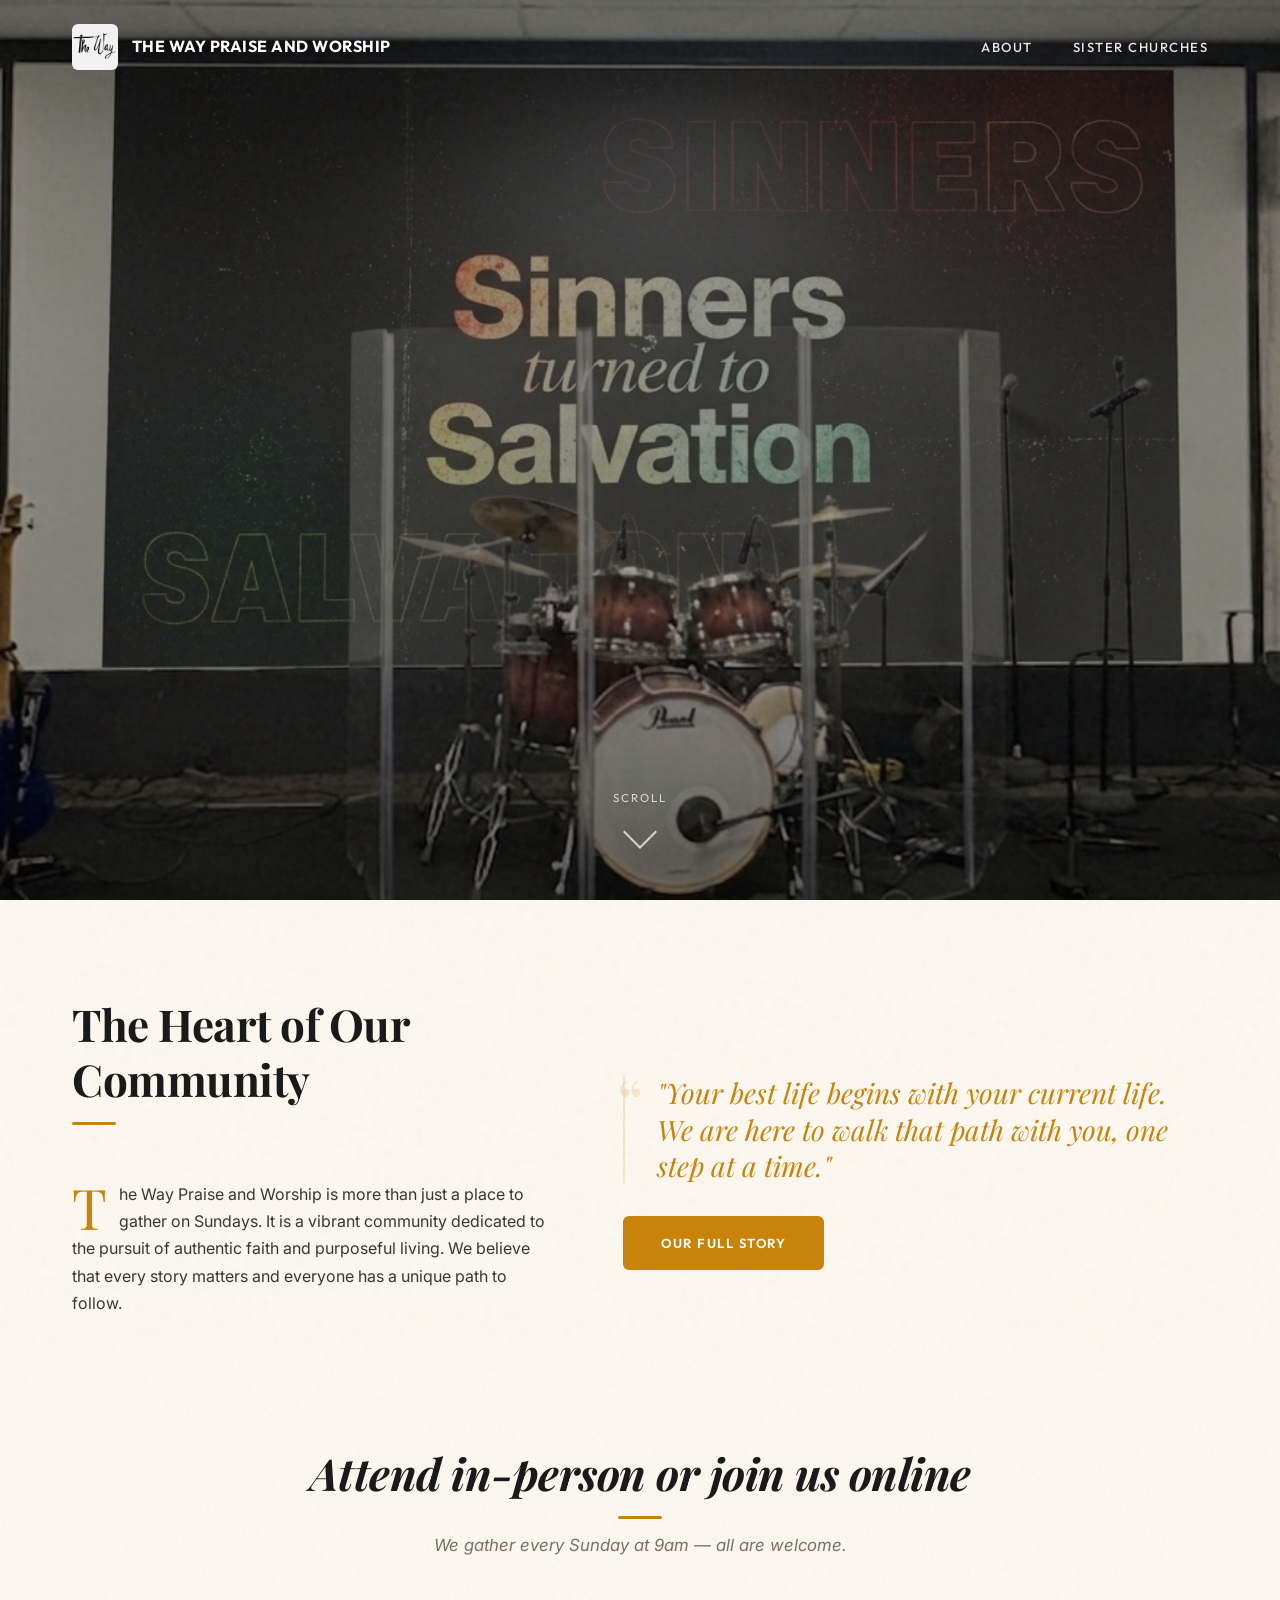
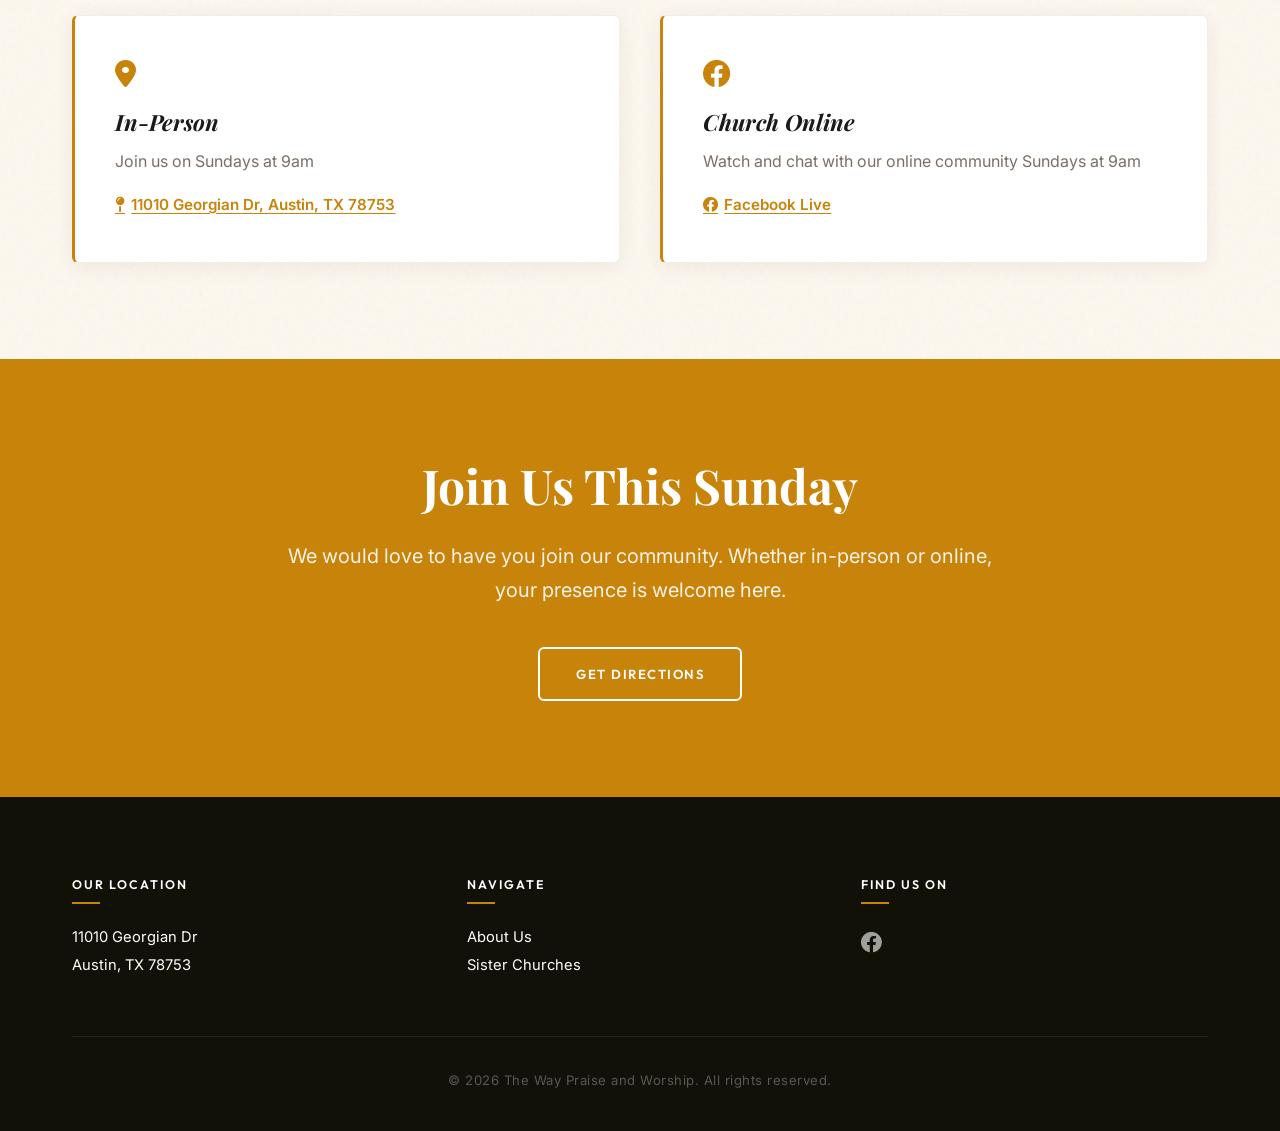
<file: index.html>
<!DOCTYPE html>
<html lang="en">

<head>
    <meta charset="UTF-8">
    <meta name="viewport" content="width=device-width, initial-scale=1.0, viewport-fit=cover">
    <title>The Way Praise and Worship | A Community of Faith</title>
    <meta name="description"
        content="Welcome to The Way Praise and Worship. Join us for worship services, community events, and spiritual growth in Austin, TX.">
    <link rel="icon" href="images/favicon/favicon.svg" type="image/svg+xml">
    <link rel="icon" href="images/favicon/favicon.png" type="image/png">
    <link rel="icon" href="images/favicon/favicon.ico">
    <link rel="apple-touch-icon" href="images/favicon/apple-touch-icon.png">
    <link rel="manifest" href="images/favicon/site.webmanifest">
    <link rel="stylesheet" href="styles.css">
    <link rel="stylesheet" href="https://cdnjs.cloudflare.com/ajax/libs/font-awesome/6.0.0/css/all.min.css">
</head>

<body>

    <header id="header">
        <div class="container">
            <nav>
                <a href="/" class="logo">
                    <img src="images/logo/TheWayLogo.jpg" alt="The Way Praise and Worship Logo" class="logo-img">
                    <span>THE WAY PRAISE AND WORSHIP</span>
                </a>
                <ul class="nav-links">
                    <li><a href="/about">About</a></li>
                    <li><a href="/sister-churches">Sister Churches</a></li>
                </ul>
                <div class="menu-toggle" id="mobile-menu">
                    <i class="fas fa-bars"></i>
                </div>
            </nav>
        </div>
    </header>

    <main>
        <!-- Hero Section — image contains embedded text; scroll cue guides the reader down -->
        <section class="hero" id="home">
            <a href="#sermons" class="scroll-cue" id="scroll-cue-btn">
                <span>Scroll</span>
                <div class="scroll-cue__chevron"></div>
            </a>
        </section>

        <!-- Mission & Heart Section -->
        <section class="mission-heart">
            <div class="container">
                <div class="asymmetric-layout">
                    <div class="reveal">
                        <div class="section-title">
                            <h2 style="font-style: normal;">The Heart of Our Community</h2>
                            <span class="accent-bar"></span>
                        </div>
                        <p class="drop-cap">
                            The Way Praise and Worship is more than just a place to gather on Sundays. It is a vibrant community dedicated to the pursuit of authentic faith and purposeful living. We believe that every story matters and everyone has a unique path to follow.
                        </p>
                    </div>
                    <div class="reveal">
                        <blockquote class="floating-quote">
                            "Your best life begins with your current life. We are here to walk that path with you, one step at a time."
                        </blockquote>
                        <div style="margin-top: 2rem;">
                            <a href="/about" class="btn">Our Full Story</a>
                        </div>
                    </div>
                </div>
            </div>
        </section>

        <!-- Service Times Section -->
        <section class="sermon-times" id="sermons">
            <div class="container">
                <div class="section-title">
                    <h2>Attend in-person or join us online</h2>
                    <span class="accent-bar"></span>
                    <p class="section-subtitle">We gather every Sunday at 9am — all are welcome.</p>
                </div>
                <div class="times-grid">
                    <div class="time-card reveal">
                        <i class="fa-solid fa-location-dot card-icon"></i>
                        <h3>In-Person</h3>
                        <p>Join us on Sundays at 9am</p>
                        <a href="https://maps.app.goo.gl/FmkVEZk5YENj8SJJ7" target="_blank" class="card-link">
                            <i class="fa-solid fa-map-pin"></i>
                            11010 Georgian Dr, Austin, TX 78753
                        </a>
                    </div>
                    <div class="time-card reveal">
                        <i class="fa-brands fa-facebook card-icon"></i>
                        <h3>Church Online</h3>
                        <p>Watch and chat with our online community Sundays at 9am</p>
                        <a href="https://www.facebook.com/thewaypraise" target="_blank" class="card-link">
                            <i class="fa-brands fa-facebook"></i>
                            Facebook Live
                        </a>
                    </div>
                </div>
            </div>
        </section>

        <!-- Join Us CTA -->
        <section class="join-cta">
            <div class="container">
                <div class="reveal">
                    <h2>Join Us This Sunday</h2>
                    <p>
                        We would love to have you join our community. Whether in-person or online, your presence is welcome here.
                    </p>
                    <a href="https://maps.app.goo.gl/FmkVEZk5YENj8SJJ7" target="_blank" class="btn btn-outline">
                        Get Directions
                    </a>
                </div>
            </div>
        </section>

    </main>

    <footer>
        <div class="container">
            <div class="footer-content">
                <div class="footer-col">
                    <h3>Our Location</h3>
                    <a href="https://maps.app.goo.gl/QuTGbRUTS7M2AZpp6" target="_blank" class="hidden-link">
                        11010 Georgian Dr<br>Austin, TX 78753
                    </a>
                </div>
                <div class="footer-col">
                    <h3>Navigate</h3>
                    <a href="/about" class="hidden-link">About Us</a>
                    <a href="/sister-churches" class="hidden-link">Sister Churches</a>
                </div>
                <div class="footer-col">
                    <h3>Find Us On</h3>
                    <div class="footer-social">
                        <a href="https://www.facebook.com/thewaypraise/" target="_blank" aria-label="Facebook">
                            <i class="fa-brands fa-facebook"></i>
                        </a>
                    </div>
                </div>
            </div>
            <div class="footer-bottom">
                <p>&copy; 2026 The Way Praise and Worship. All rights reserved.</p>
            </div>
        </div>
    </footer>

    <script src="script.js"></script>
</body>

</html>
</file>
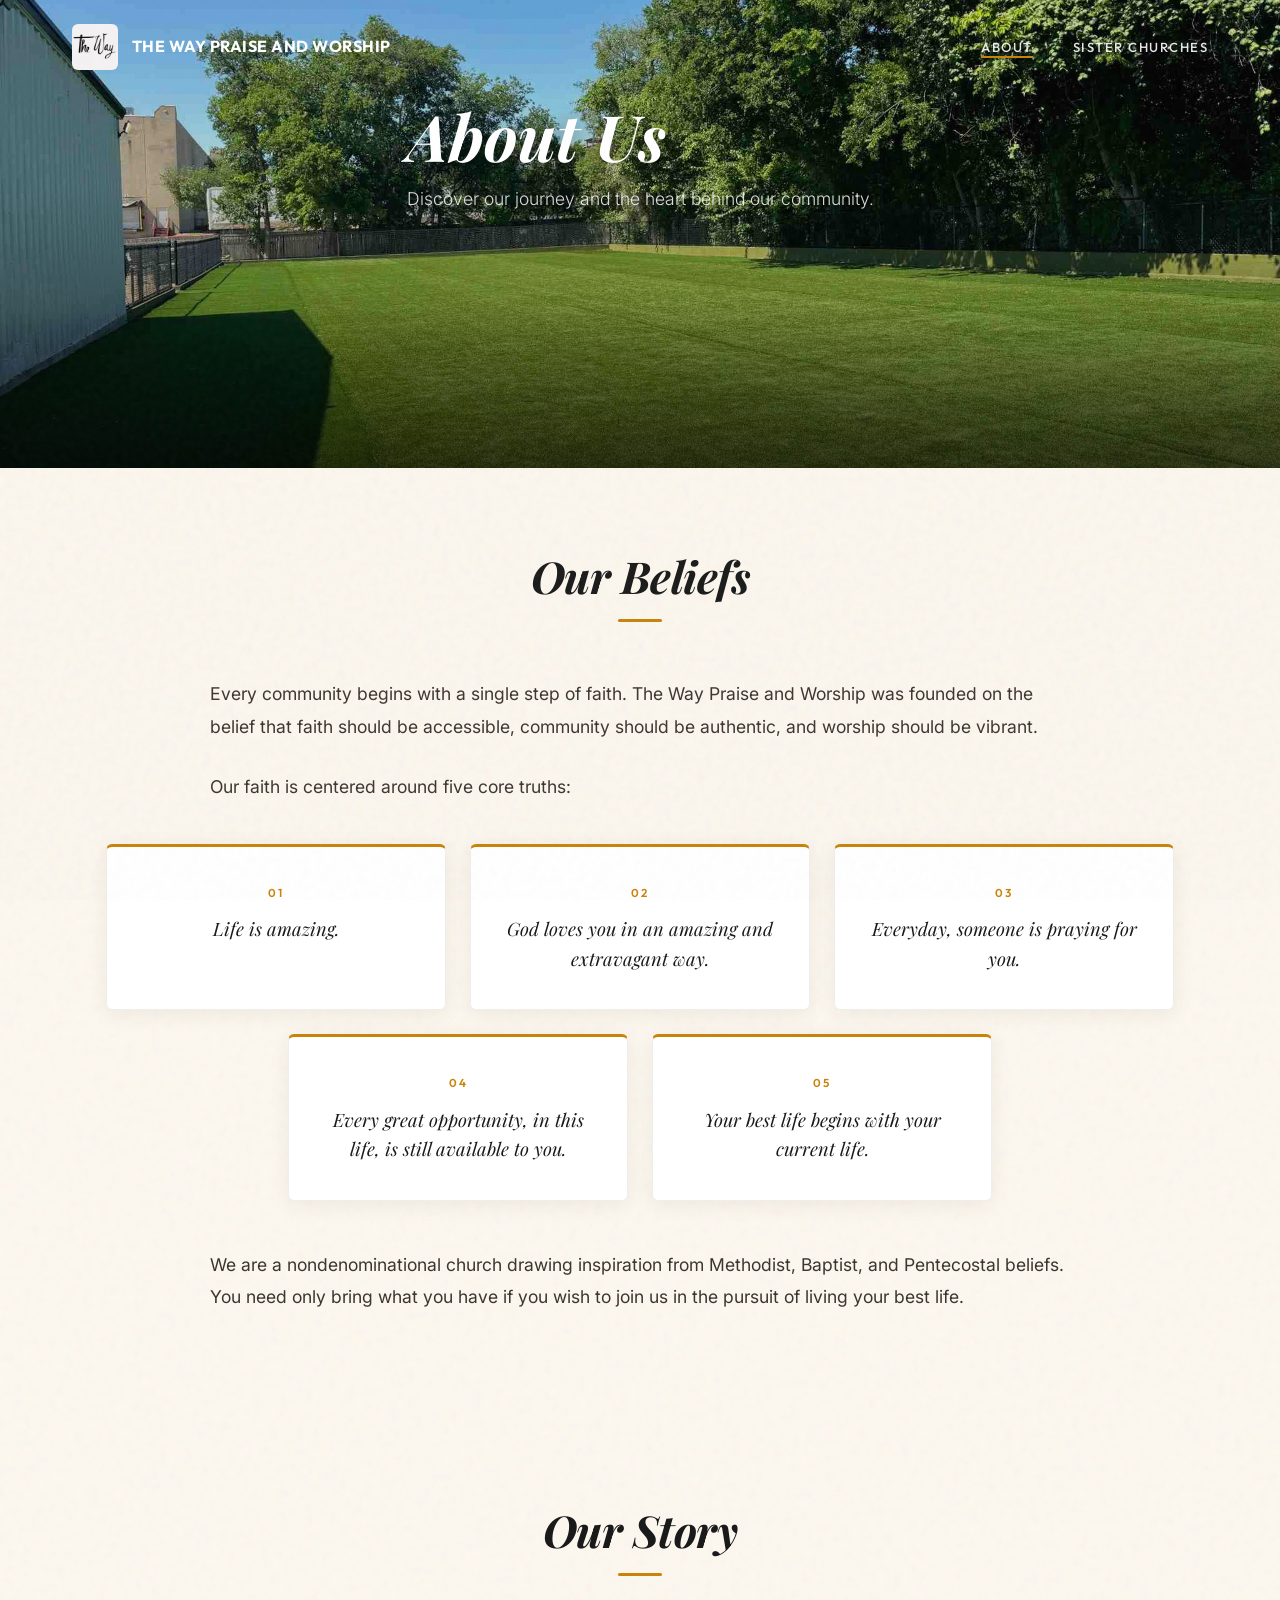
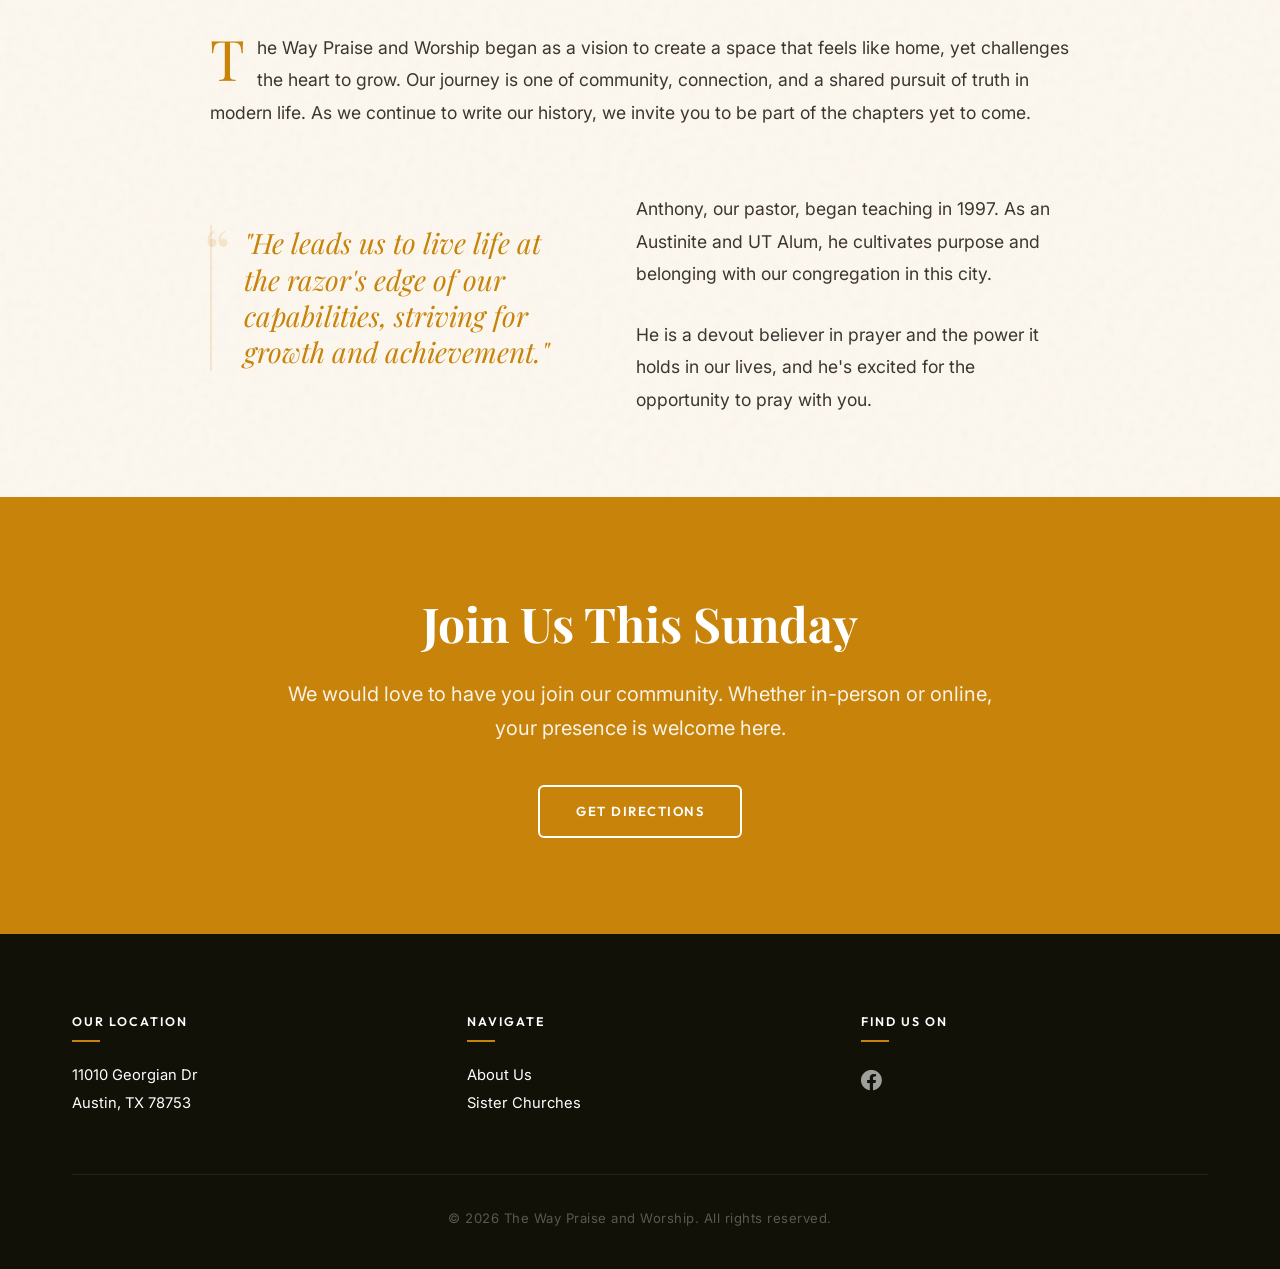
<file: about/index.html>
<!DOCTYPE html>
<html lang="en">

<head>
    <meta charset="UTF-8">
    <meta name="viewport" content="width=device-width, initial-scale=1.0, viewport-fit=cover">
    <title>About | The Way Praise and Worship</title>
    <meta name="description"
        content="Learn about The Way Praise and Worship, our history, and our mission to create a community of faith in Austin, TX.">
    <link rel="icon" href="../images/favicon/favicon.svg" type="image/svg+xml">
    <link rel="icon" href="../images/favicon/favicon.png" type="image/png">
    <link rel="icon" href="../images/favicon/favicon.ico">
    <link rel="apple-touch-icon" href="../images/favicon/apple-touch-icon.png">
    <link rel="manifest" href="../images/favicon/site.webmanifest">
    <link rel="stylesheet" href="../styles.css">
    <link rel="stylesheet" href="https://cdnjs.cloudflare.com/ajax/libs/font-awesome/6.0.0/css/all.min.css">
</head>

<body>

    <header id="header">
        <div class="container">
            <nav>
                <a href="/" class="logo">
                    <img src="../images/logo/TheWayLogo.jpg" alt="The Way Praise and Worship Logo" class="logo-img">
                    <span>THE WAY PRAISE AND WORSHIP</span>
                </a>
                <ul class="nav-links">
                    <li><a href="/about" class="active">About</a></li>
                    <li><a href="/sister-churches">Sister Churches</a></li>
                </ul>
                <div class="menu-toggle" id="mobile-menu">
                    <i class="fas fa-bars"></i>
                </div>
            </nav>
        </div>
    </header>

    <main>
        <!-- About Hero -->
        <section class="hero hero-about">
            <div class="container">
                <div class="hero-content">
                    <h1>About Us</h1>
                    <p>Discover our journey and the heart behind our community.</p>
                </div>
            </div>
        </section>

        <!-- Our Beliefs Section -->
        <section class="about-beliefs" id="beliefs">
            <div class="container">
                <div class="section-title">
                    <h2>Our Beliefs</h2>
                    <span class="accent-bar"></span>
                </div>

                <p class="beliefs-intro">
                    Every community begins with a single step of faith. The Way Praise and Worship was founded on the belief
                    that faith should be accessible, community should be authentic, and worship should be vibrant.
                </p>
                <p class="beliefs-intro">
                    Our faith is centered around five core truths:
                </p>

                <div class="truths-grid">
                    <div class="truth-card reveal">
                        <span class="truth-number">01</span>
                        <p>Life is amazing.</p>
                    </div>
                    <div class="truth-card reveal">
                        <span class="truth-number">02</span>
                        <p>God loves you in an amazing and extravagant way.</p>
                    </div>
                    <div class="truth-card reveal">
                        <span class="truth-number">03</span>
                        <p>Everyday, someone is praying for you.</p>
                    </div>
                    <div class="truth-card reveal">
                        <span class="truth-number">04</span>
                        <p>Every great opportunity, in this life, is still available to you.</p>
                    </div>
                    <div class="truth-card reveal">
                        <span class="truth-number">05</span>
                        <p>Your best life begins with your current life.</p>
                    </div>
                </div>

                <p class="beliefs-intro" style="margin-top: 0;">
                    We are a nondenominational church drawing inspiration from Methodist, Baptist, and Pentecostal beliefs.
                    You need only bring what you have if you wish to join us in the pursuit of living your best life.
                </p>
            </div>
        </section>

        <!-- Our Story Section -->
        <section class="about-story" id="story">
            <div class="container">
                <div class="section-title">
                    <h2>Our Story</h2>
                    <span class="accent-bar"></span>
                </div>
                <div class="story-content">
                    <p class="drop-cap">
                        The Way Praise and Worship began as a vision to create a space that feels like home, yet challenges
                        the heart to grow. Our journey is one of community, connection, and a shared pursuit of truth in
                        modern life. As we continue to write our history, we invite you to be part of the chapters yet to come.
                    </p>
                    
                    <div class="asymmetric-layout" style="margin-top: 4rem; align-items: flex-start;">
                        <div class="reveal">
                            <blockquote class="floating-quote">
                                "He leads us to live life at the razor's edge of our capabilities, striving for growth and achievement."
                            </blockquote>
                        </div>
                        <div class="reveal">
                            <p>
                                Anthony, our pastor, began teaching in 1997. As an Austinite and UT Alum, he cultivates purpose and
                                belonging with our congregation in this city. 
                            </p>
                            <p>
                                He is a devout believer in prayer and the power it
                                holds in our lives, and he's excited for the opportunity to pray with you.
                            </p>
                        </div>
                    </div>
                </div>
            </div>
        </section>
        <!-- Join Us CTA -->
        <section class="join-cta">
            <div class="container">
                <div class="reveal">
                    <h2>Join Us This Sunday</h2>
                    <p>
                        We would love to have you join our community. Whether in-person or online, your presence is welcome here.
                    </p>
                    <a href="https://maps.app.goo.gl/FmkVEZk5YENj8SJJ7" target="_blank" class="btn btn-outline">
                        Get Directions
                    </a>
                </div>
            </div>
        </section>

    </main>

    <footer>
        <div class="container">
            <div class="footer-content">
                <div class="footer-col">
                    <h3>Our Location</h3>
                    <a href="https://maps.app.goo.gl/QuTGbRUTS7M2AZpp6" target="_blank" class="hidden-link">
                        11010 Georgian Dr<br>Austin, TX 78753
                    </a>
                </div>
                <div class="footer-col">
                    <h3>Navigate</h3>
                    <a href="/about" class="hidden-link">About Us</a>
                    <a href="/sister-churches" class="hidden-link">Sister Churches</a>
                </div>
                <div class="footer-col">
                    <h3>Find Us On</h3>
                    <div class="footer-social">
                        <a href="https://www.facebook.com/thewaypraise/" target="_blank" aria-label="Facebook">
                            <i class="fa-brands fa-facebook"></i>
                        </a>
                    </div>
                </div>
            </div>
            <div class="footer-bottom">
                <p>&copy; 2026 The Way Praise and Worship. All rights reserved.</p>
            </div>
        </div>
    </footer>

    <script src="../script.js"></script>
</body>

</html>
</file>
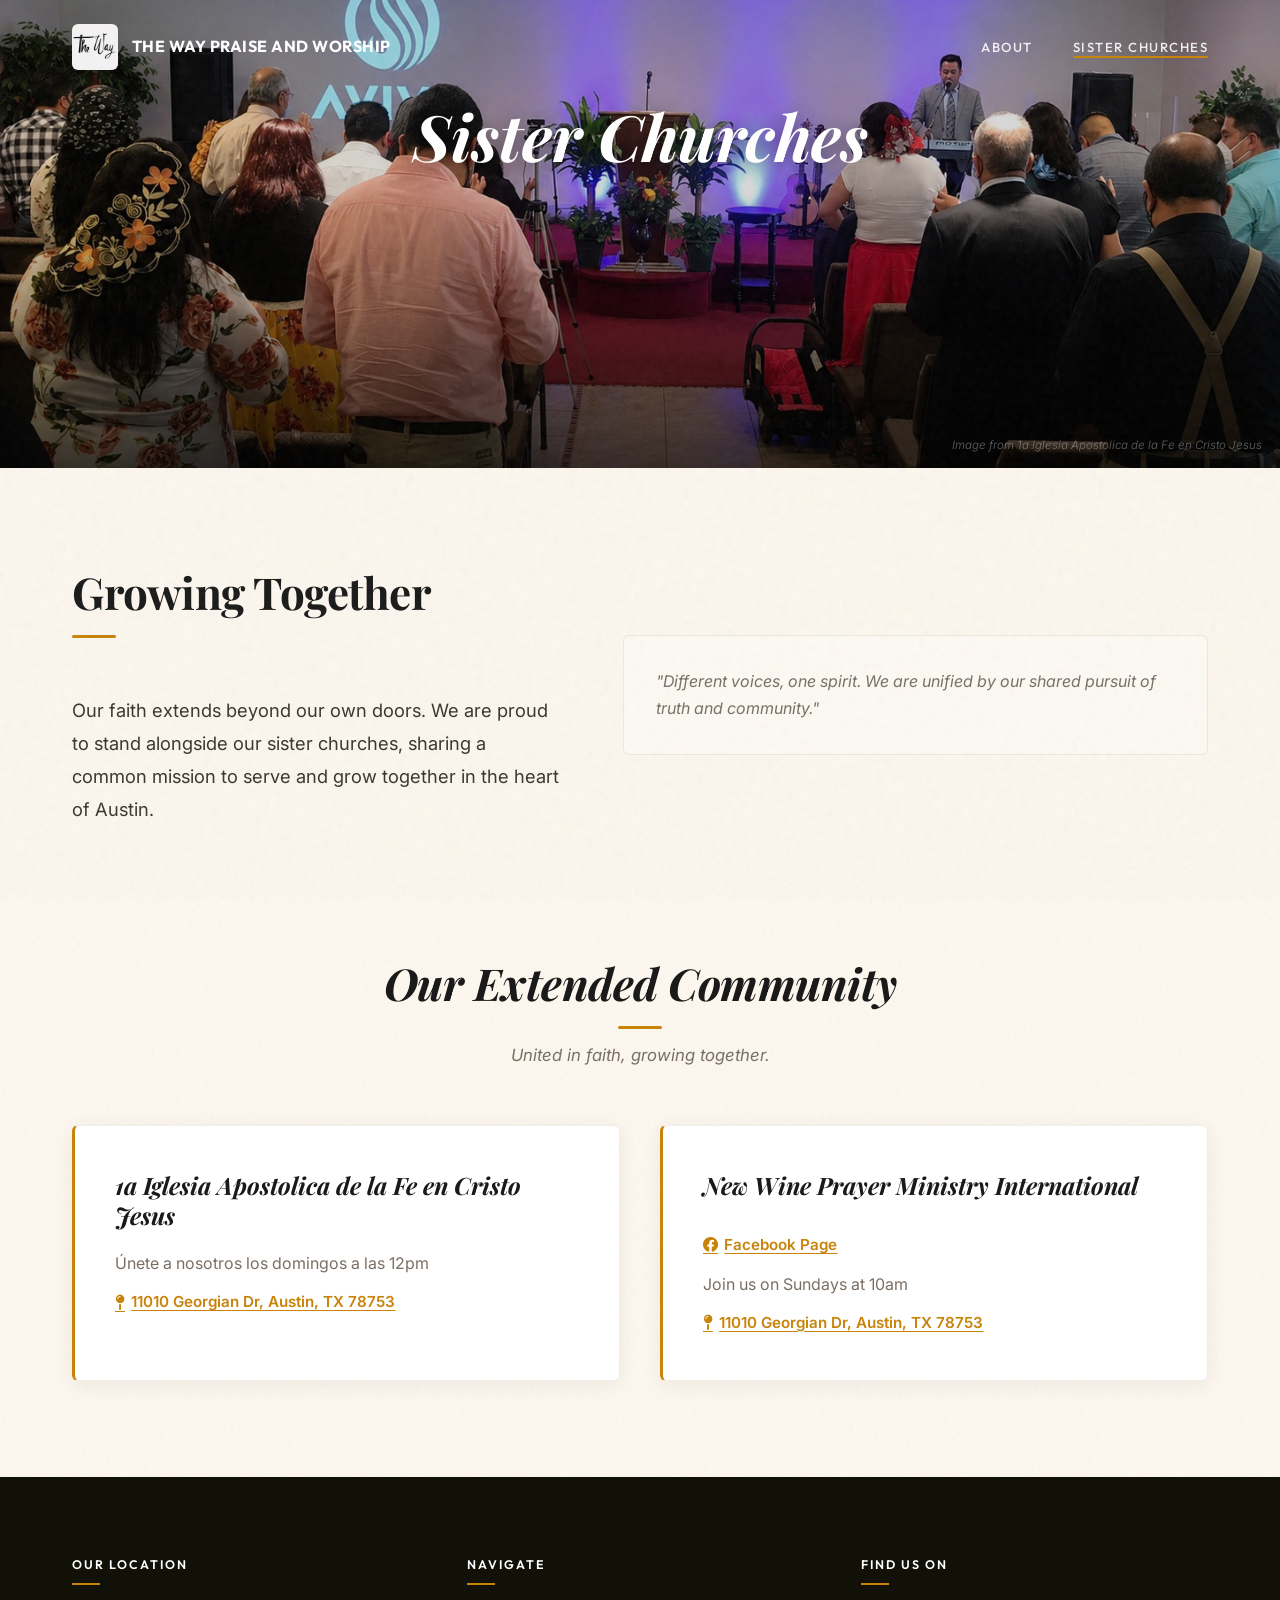
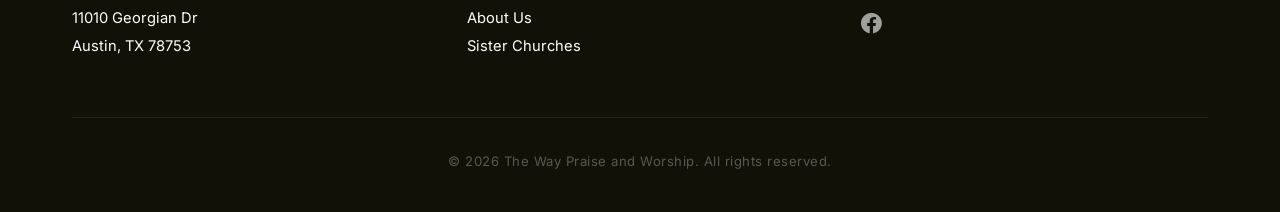
<file: sister-churches/index.html>
<!DOCTYPE html>
<html lang="en">

<head>
    <meta charset="UTF-8">
    <meta name="viewport" content="width=device-width, initial-scale=1.0, viewport-fit=cover">
    <title>Sister Churches | The Way Praise and Worship</title>
    <meta name="description"
        content="Learn about our Sister Churches and our extended community of faith across Austin.">
    <link rel="icon" href="../images/favicon/favicon.svg" type="image/svg+xml">
    <link rel="icon" href="../images/favicon/favicon.png" type="image/png">
    <link rel="icon" href="../images/favicon/favicon.ico">
    <link rel="apple-touch-icon" href="../images/favicon/apple-touch-icon.png">
    <link rel="manifest" href="../images/favicon/site.webmanifest">
    <link rel="stylesheet" href="../styles.css">
    <link rel="stylesheet" href="https://cdnjs.cloudflare.com/ajax/libs/font-awesome/6.0.0/css/all.min.css">
</head>

<body>

    <header id="header">
        <div class="container">
            <nav>
                <a href="/" class="logo">
                    <img src="../images/logo/TheWayLogo.jpg" alt="The Way Praise and Worship Logo" class="logo-img">
                    <span>THE WAY PRAISE AND WORSHIP</span>
                </a>
                <ul class="nav-links">
                    <li><a href="/about">About</a></li>
                    <li><a href="/sister-churches" class="active">Sister Churches</a></li>
                </ul>
                <div class="menu-toggle" id="mobile-menu">
                    <i class="fas fa-bars"></i>
                </div>
            </nav>
        </div>
    </header>

    <main>
        <!-- Sister Churches Hero -->
        <section class="hero hero-sister-churches">
            <div class="container">
                <div class="hero-content">
                    <h1>Sister Churches</h1>
                </div>
            </div>
            <div class="hero-attribution">
                Image from 1a Iglesia Apostolica de la Fe en Cristo Jesus
            </div>
        </section>

        <!-- Global Unity Section -->
        <section class="unity-intro">
            <div class="container">
                <div class="asymmetric-layout">
                    <div class="reveal">
                        <div class="section-title">
                            <h2 style="font-style: normal;">Growing Together</h2>
                            <span class="accent-bar"></span>
                        </div>
                        <p style="font-size: 1.15rem; color: var(--text-color); line-height: 1.8;">
                            Our faith extends beyond our own doors. We are proud to stand alongside our sister churches, sharing a common mission to serve and grow together in the heart of Austin.
                        </p>
                    </div>
                    <div class="reveal">
                        <div class="text-reveal-block">
                            <p style="font-style: italic; color: var(--text-muted); margin: 0;">
                                "Different voices, one spirit. We are unified by our shared pursuit of truth and community."
                            </p>
                        </div>
                    </div>
                </div>
            </div>
        </section>

        <!-- Church Listing Section -->
        <section class="sermon-times">
            <div class="container">
                <div class="section-title">
                    <h2>Our Extended Community</h2>
                    <span class="accent-bar"></span>
                    <p class="section-subtitle">United in faith, growing together.</p>
                </div>
                <div class="times-grid">
                    <div class="church-card reveal">
                        <h3>1a Iglesia Apostolica de la Fe en Cristo Jesus</h3>
                        <p>Únete a nosotros los domingos a las 12pm</p>
                        <a href="https://maps.app.goo.gl/aGM31CTC6gNRK8uFA" target="_blank" class="card-link">
                            <i class="fa-solid fa-map-pin"></i>
                            11010 Georgian Dr, Austin, TX 78753
                        </a>
                    </div>
                    <div class="church-card reveal">
                        <h3>New Wine Prayer Ministry International</h3>
                        <a href="https://www.facebook.com/NewwineprayerministryINT/" target="_blank" class="card-link">
                            <i class="fa-brands fa-facebook"></i>
                            Facebook Page
                        </a>
                        <p>Join us on Sundays at 10am</p>
                        <a href="https://maps.app.goo.gl/FmkVEZk5YENj8SJJ7" target="_blank" class="card-link">
                            <i class="fa-solid fa-map-pin"></i>
                            11010 Georgian Dr, Austin, TX 78753
                        </a>
                    </div>
                </div>
            </div>
        </section>
    </main>

    <footer>
        <div class="container">
            <div class="footer-content">
                <div class="footer-col">
                    <h3>Our Location</h3>
                    <a href="https://maps.app.goo.gl/QuTGbRUTS7M2AZpp6" target="_blank" class="hidden-link">
                        11010 Georgian Dr<br>Austin, TX 78753
                    </a>
                </div>
                <div class="footer-col">
                    <h3>Navigate</h3>
                    <a href="/about" class="hidden-link">About Us</a>
                    <a href="/sister-churches" class="hidden-link">Sister Churches</a>
                </div>
                <div class="footer-col">
                    <h3>Find Us On</h3>
                    <div class="footer-social">
                        <a href="https://www.facebook.com/thewaypraise/" target="_blank" aria-label="Facebook">
                            <i class="fa-brands fa-facebook"></i>
                        </a>
                    </div>
                </div>
            </div>
            <div class="footer-bottom">
                <p>&copy; 2026 The Way Praise and Worship. All rights reserved.</p>
            </div>
        </div>
    </footer>

    <script src="../script.js"></script>
</body>

</html>
</file>
<file: styles.css>
@import url('https://fonts.googleapis.com/css2?family=Inter:wght@300;400;500;600&family=Outfit:wght@300;400;600;700&family=Playfair+Display:ital,wght@0,700;1,400&display=swap');

/* =============================================
   Design Tokens
   ============================================= */
:root {
    --primary-color:  #1a1a1a;
    --accent-color:   #c8830a;
    --accent-light:   #f0a830;
    --accent-dim:     rgba(200, 131, 10, 0.15);
    --text-color:     #3d3530;
    --text-muted:     #7a6f65;
    --bg-color:       #fdf8ef;
    --white:          #ffffff;
    --hero-overlay:   rgba(0, 0, 0, 0.38);
    --transition:     all 0.3s cubic-bezier(0.4, 0, 0.2, 1);
    --max-width:      1200px;
    --parchment-bg:   #fdf8ef url("data:image/svg+xml,%3Csvg viewBox='0 0 200 200' xmlns='http://www.w3.org/2000/svg'%3E%3Cfilter id='noiseFilter'%3E%3CfeTurbulence type='fractalNoise' baseFrequency='0.75' numOctaves='4' stitchTiles='stitch'/%3E%3C/filter%3E%3Crect width='100%25' height='100%25' filter='url(%23noiseFilter)' opacity='0.06'/%3E%3C/svg%3E");
    --grain-overlay:  url("data:image/svg+xml,%3Csvg viewBox='0 0 200 200' xmlns='http://www.w3.org/2000/svg'%3E%3Cfilter id='noiseFilter'%3E%3CfeTurbulence type='fractalNoise' baseFrequency='0.65' numOctaves='3' stitchTiles='stitch'/%3E%3C/filter%3E%3Crect width='100%25' height='100%25' filter='url(%23noiseFilter)' opacity='0.04'/%3E%3C/svg%3E");
    --card-shadow:    0 4px 20px rgba(60, 40, 10, 0.07);
    --card-shadow-hover: 0 16px 40px rgba(60, 40, 10, 0.13);
    --border-subtle:  1px solid rgba(60, 40, 10, 0.08);
    --radius:         6px;
}

/* =============================================
   Base Reset
   ============================================= */
*, *::before, *::after {
    margin: 0;
    padding: 0;
    box-sizing: border-box;
}

body {
    font-family: 'Inter', sans-serif;
    line-height: 1.7;
    color: var(--text-color);
    background: var(--parchment-bg);
    overflow-x: hidden;
    position: relative;
}

body::after {
    content: '';
    position: fixed;
    top: 0;
    left: 0;
    width: 100%;
    height: 100%;
    background-image: var(--grain-overlay);
    pointer-events: none;
    z-index: 9999;
}

h1, h2, h3, h4 {
    font-family: 'Playfair Display', Georgia, serif;
    color: var(--primary-color);
    line-height: 1.25;
}

a {
    text-decoration: none;
    color: inherit;
    transition: var(--transition);
}

ul { list-style: none; }

img { max-width: 100%; }

/* =============================================
   Layout
   ============================================= */
.container {
    max-width: var(--max-width);
    margin: 0 auto;
    padding: 0 2rem;
}

section {
    padding: 6rem 0;
}

/* =============================================
   Typography Utilities
   ============================================= */
.section-title {
    text-align: center;
    margin-bottom: 3.5rem;
}

.section-title h2 {
    font-size: clamp(1.9rem, 4vw, 2.75rem);
    margin-bottom: 1rem;
    font-style: italic;
    font-weight: 700;
    letter-spacing: -0.5px;
}

.section-title .accent-bar {
    display: block;
    width: 44px;
    height: 3px;
    background: var(--accent-color);
    margin: 0 auto;
    border-radius: 2px;
}

.section-subtitle {
    font-size: 1.05rem;
    color: var(--text-muted);
    margin-top: 0.75rem;
    font-style: italic;
}

/* =============================================
   Buttons
   ============================================= */
.btn {
    display: inline-block;
    padding: 0.85rem 2.25rem;
    background: var(--accent-color);
    color: var(--white);
    border-radius: var(--radius);
    font-weight: 600;
    font-family: 'Outfit', sans-serif;
    text-transform: uppercase;
    letter-spacing: 1.5px;
    font-size: 0.82rem;
    border: 2px solid var(--accent-color);
    transition: var(--transition);
}

.btn:hover {
    background: var(--accent-light);
    color: var(--white);
    border-color: var(--accent-light);
    transform: translateY(-2px);
    box-shadow: 0 8px 25px rgba(200, 131, 10, 0.2);
}

.btn-outline {
    background: transparent;
    border-color: var(--white);
}

.btn-outline:hover {
    background: var(--white);
    color: var(--primary-color);
}

/* =============================================
   Header / Navigation
   ============================================= */
header {
    position: fixed;
    top: 0;
    left: 0;
    width: 100%;
    z-index: 1000;
    /* Infinite top background shield */
    margin-top: -100px;
    padding-top: calc(100px + 1.5rem + env(safe-area-inset-top, 0px));
    padding-bottom: 1.5rem;
    transition: var(--transition);
    background: transparent;
}

header.scrolled {
    background: var(--bg-color);
    top: 0; /* Resetting top to 0 as margin/padding handles the gap */
    padding-top: calc(100px + 1rem + env(safe-area-inset-top, 0px));
    padding-bottom: 1rem;
    box-shadow: 0 2px 20px rgba(60, 40, 10, 0.1);
    border-bottom: 1px solid rgba(60, 40, 10, 0.06);
}

nav {
    display: flex;
    justify-content: space-between;
    align-items: center;
}

.logo {
    display: flex;
    align-items: center;
    gap: 0.85rem;
    font-size: 1rem;
    font-weight: 700;
    font-family: 'Outfit', sans-serif;
    color: var(--white);
    letter-spacing: 0.5px;
    text-transform: uppercase;
}

.logo-img {
    height: 46px;
    width: auto;
    border-radius: var(--radius);
}

header.scrolled .logo {
    color: var(--primary-color);
}

.nav-links {
    display: flex;
    gap: 2.5rem;
    align-items: center;
}

.nav-links a {
    font-family: 'Outfit', sans-serif;
    font-weight: 500;
    color: rgba(255, 255, 255, 0.9);
    font-size: 0.82rem;
    text-transform: uppercase;
    letter-spacing: 1.5px;
    position: relative;
    padding-bottom: 3px;
}

.nav-links a::after {
    content: '';
    position: absolute;
    bottom: 0;
    left: 0;
    width: 0;
    height: 2px;
    background: var(--accent-color);
    transition: width 0.25s ease;
}

.nav-links a:hover::after,
.nav-links a.active::after {
    width: 100%;
}

.nav-links a:hover {
    color: var(--white);
}

header.scrolled .nav-links a {
    color: var(--text-muted);
}

header.scrolled .nav-links a:hover {
    color: var(--primary-color);
}

header.scrolled .nav-links a.active {
    color: var(--accent-color);
}

/* =============================================
   Hero — Homepage (cinematic, no competing text)
   ============================================= */
.hero {
    height: 100vh;
    background: linear-gradient(var(--hero-overlay), var(--hero-overlay)),
                url('images/scenes/stage.jpg');
    background-size: cover;
    background-position: center;
    display: flex;
    flex-direction: column;
    align-items: center;
    justify-content: flex-end;
    color: var(--white);
    padding-bottom: 3.5rem;
    position: relative;
}

/* Subtle warm gradient at bottom to help scroll cue blend */
.hero::after {
    content: '';
    position: absolute;
    bottom: 0;
    left: 0;
    width: 100%;
    height: 160px;
    background: linear-gradient(to bottom, transparent, rgba(0,0,0,0.35));
    pointer-events: none;
}

/* =============================================
   Scroll Cue (homepage hero)
   ============================================= */
.scroll-cue {
    position: relative;
    z-index: 2;
    display: flex;
    flex-direction: column;
    align-items: center;
    gap: 0.5rem;
    color: rgba(255, 255, 255, 0.75);
    font-family: 'Outfit', sans-serif;
    font-size: 0.72rem;
    text-transform: uppercase;
    letter-spacing: 2px;
    cursor: pointer;
    transition: var(--transition);
}

.scroll-cue:hover {
    color: var(--white);
}

.scroll-cue span {
    display: block;
}

.scroll-cue__chevron {
    width: 24px;
    height: 24px;
    border-right: 2px solid currentColor;
    border-bottom: 2px solid currentColor;
    transform: rotate(45deg);
    animation: bounceDown 1.8s ease-in-out infinite;
    margin-top: 4px;
}

@keyframes bounceDown {
    0%, 100% { transform: rotate(45deg) translateY(0); opacity: 0.75; }
    50%       { transform: rotate(45deg) translateY(6px); opacity: 1; }
}

/* =============================================
   Hero — Sub-pages
   ============================================= */
.hero-about,
.hero-sister-churches {
    height: 52vh;
    min-height: 340px;
    display: flex;
    align-items: flex-end;
    justify-content: flex-start;
    padding-bottom: 3rem;
    position: relative;
}

.hero-about {
    background: linear-gradient(to top, rgba(0,0,0,0.6) 0%, rgba(0,0,0,0.15) 60%),
                url('../images/scenes/turf.jpg');
    background-size: cover;
    background-position: center;
}

.hero-sister-churches {
    background: linear-gradient(to top, rgba(0,0,0,0.6) 0%, rgba(0,0,0,0.15) 60%),
                url('../images/scenes/sisterchurch.jpg');
    background-size: cover;
    background-position: center;
}

.hero-content {
    position: relative;
    z-index: 2;
}

.hero-content h1 {
    font-size: clamp(2.5rem, 6vw, 4rem);
    color: var(--white);
    font-weight: 700;
    font-style: italic;
    text-shadow: 0 2px 20px rgba(0,0,0,0.4);
    margin-bottom: 0.5rem;
}

.hero-content p {
    font-size: 1.1rem;
    color: rgba(255,255,255,0.85);
    font-weight: 300;
    text-shadow: 0 1px 8px rgba(0,0,0,0.4);
}

.hero-attribution {
    position: absolute;
    bottom: 12px;
    right: 18px;
    font-size: 0.72rem;
    color: rgba(255, 255, 255, 0.55);
    font-weight: 300;
    pointer-events: none;
    font-style: italic;
}

/* =============================================
   Sermon / Service Times Section
   ============================================= */
.sermon-times {
    background: var(--parchment-bg);
}

.times-grid {
    display: grid;
    grid-template-columns: repeat(auto-fit, minmax(300px, 1fr));
    gap: 2.5rem;
}

/* =============================================
   Cards
   ============================================= */
.time-card {
    padding: 2.75rem 2.5rem;
    background: var(--white);
    border: var(--border-subtle);
    border-left: 3px solid var(--accent-color);
    border-radius: var(--radius);
    text-align: left;
    transition: var(--transition);
    box-shadow: var(--card-shadow);
    position: relative;
    overflow: hidden;
}

.time-card::before {
    content: '';
    position: absolute;
    top: 0;
    left: 0;
    width: 3px;
    height: 100%;
    background: var(--accent-light);
    opacity: 0;
    transition: opacity 0.3s ease;
}

.time-card:hover {
    transform: translateY(-6px);
    box-shadow: var(--card-shadow-hover);
    border-left-color: var(--accent-light);
}

.time-card:hover::before {
    opacity: 1;
}

.time-card .card-icon {
    font-size: 1.75rem;
    color: var(--accent-color);
    margin-bottom: 1.25rem;
    display: block;
}

.time-card h3 {
    font-size: 1.4rem;
    margin-bottom: 0.75rem;
    font-style: italic;
}

.time-card p {
    font-size: 1rem;
    color: var(--text-muted);
    line-height: 1.7;
}

.time-card .card-link {
    display: inline-flex;
    align-items: center;
    gap: 0.4rem;
    color: var(--accent-color);
    font-weight: 600;
    font-size: 0.95rem;
    margin-top: 1rem;
    text-decoration: underline;
    text-underline-offset: 3px;
    transition: var(--transition);
}

.time-card .card-link:hover {
    color: var(--accent-light);
}

/* =============================================
   About — Beliefs & Truths
   ============================================= */
.about-beliefs,
.about-story {
    padding: 5rem 0;
}

.about-story {
    background: transparent;
}

.story-content {
    max-width: 860px;
    margin: 0 auto;
    text-align: left;
}

.story-content p {
    font-size: 1.1rem;
    color: var(--text-color);
    line-height: 1.85;
    margin-bottom: 1.75rem;
}

.story-content p:last-child {
    margin-bottom: 0;
}

.beliefs-intro {
    font-size: 1.1rem;
    color: var(--text-color);
    line-height: 1.85;
    margin-bottom: 1.75rem;
    max-width: 860px;
    margin-left: auto;
    margin-right: auto;
}

/* Truths Grid */
.truths-grid {
    display: flex;
    flex-wrap: wrap;
    justify-content: center;
    gap: 1.5rem;
    margin: 2.5rem 0 3rem;
}

.truth-card {
    flex: 1 1 280px;
    max-width: 340px;
    background: var(--white);
    padding: 2.25rem 1.75rem;
    border-radius: var(--radius);
    box-shadow: var(--card-shadow);
    border: var(--border-subtle);
    border-top: 3px solid var(--accent-color);
    transition: var(--transition);
    text-align: center;
}

.truth-card:hover {
    transform: translateY(-5px);
    box-shadow: var(--card-shadow-hover);
    border-top-color: var(--accent-light);
}

.truth-card p {
    font-family: 'Playfair Display', Georgia, serif;
    font-size: 1.15rem;
    font-style: italic;
    font-weight: 400;
    color: var(--primary-color);
    margin: 0;
    line-height: 1.6;
}

/* =============================================
   Editorial Elements
   ============================================= */
.asymmetric-layout {
    display: grid;
    grid-template-columns: 1fr 1.2fr;
    gap: 4rem;
    align-items: center;
}

.floating-quote {
    font-family: 'Playfair Display', serif;
    font-size: 1.75rem;
    font-style: italic;
    color: var(--accent-color);
    line-height: 1.3;
    position: relative;
    padding-left: 2rem;
    margin: 2rem 0;
    border-left: 2px solid var(--accent-dim);
}

.floating-quote::before {
    content: '“';
    position: absolute;
    top: -1rem;
    left: -0.5rem;
    font-size: 4rem;
    opacity: 0.15;
    font-style: normal;
}

.text-reveal-block {
    position: relative;
    padding: 2rem;
    background: rgba(255, 255, 255, 0.3);
    border-radius: var(--radius);
    border: var(--border-subtle);
}

.drop-cap::first-letter {
    font-family: 'Playfair Display', serif;
    font-size: 3.5rem;
    float: left;
    line-height: 0.8;
    margin-right: 0.75rem;
    margin-top: 0.25rem;
    color: var(--accent-color);
}

@media (max-width: 992px) {
    .asymmetric-layout {
        grid-template-columns: 1fr;
        gap: 2rem;
    }
}

/* =============================================
   Section Specifics
   ============================================= */
.mission-heart, .unity-intro {
    padding-bottom: 2rem;
}

.mission-heart .section-title, 
.unity-intro .section-title {
    text-align: left;
}

.mission-heart .accent-bar,
.unity-intro .accent-bar {
    margin: 0;
}

.join-cta {
    background: var(--accent-color);
    color: var(--white);
    text-align: center;
    padding: 6rem 0;
}

.join-cta h2 {
    color: var(--white);
    font-size: clamp(2rem, 5vw, 3rem);
    margin-bottom: 1.5rem;
}

.join-cta p {
    font-size: 1.25rem;
    margin-bottom: 2.5rem;
    max-width: 720px;
    margin-left: auto;
    margin-right: auto;
    opacity: 0.9;
}

.join-cta .btn-outline {
    border-color: var(--white);
    color: var(--white);
}

.join-cta .btn-outline:hover {
    background: var(--white);
    color: var(--accent-color);
}

.truth-number {
    font-family: 'Outfit', sans-serif;
    font-size: 0.72rem;
    font-style: normal;
    text-transform: uppercase;
    letter-spacing: 2px;
    color: var(--accent-color);
    display: block;
    margin-bottom: 0.75rem;
    font-weight: 600;
}

/* =============================================
   Sister Churches — Church Cards
   ============================================= */
.church-card {
    background: var(--white);
    border: var(--border-subtle);
    border-left: 3px solid var(--accent-color);
    border-radius: var(--radius);
    padding: 2.75rem 2.5rem;
    box-shadow: var(--card-shadow);
    transition: var(--transition);
}

.church-card:hover {
    transform: translateY(-6px);
    box-shadow: var(--card-shadow-hover);
    border-left-color: var(--accent-light);
}

.church-card h3 {
    font-size: 1.5rem;
    font-style: italic;
    margin-bottom: 1.25rem;
    color: var(--primary-color);
}

.church-card .card-link {
    display: inline-flex;
    align-items: center;
    gap: 0.4rem;
    color: var(--accent-color);
    font-weight: 600;
    font-size: 0.95rem;
    text-decoration: underline;
    text-underline-offset: 3px;
    transition: var(--transition);
    margin-top: 0.75rem;
}

.church-card .card-link:hover {
    color: var(--accent-light);
}

.church-card p {
    color: var(--text-muted);
    font-size: 1rem;
    line-height: 1.7;
    margin-top: 0.75rem;
}

/* =============================================
   Footer
   ============================================= */
footer {
    padding: 5rem 0 2.5rem;
    background: #111108;
    color: var(--white);
}

.footer-content {
    display: grid;
    grid-template-columns: repeat(auto-fit, minmax(220px, 1fr));
    gap: 3rem;
    margin-bottom: 3.5rem;
}

.footer-col h3 {
    font-family: 'Outfit', sans-serif;
    color: var(--white);
    font-size: 0.78rem;
    font-weight: 600;
    text-transform: uppercase;
    letter-spacing: 2px;
    margin-bottom: 1.25rem;
    position: relative;
    padding-bottom: 0.75rem;
}

.footer-col h3::after {
    content: '';
    position: absolute;
    left: 0;
    bottom: 0;
    width: 28px;
    height: 2px;
    background: var(--accent-color);
}

.footer-col p,
.footer-col .hidden-link {
    color: rgba(255, 255, 255, 0.6);
    font-size: 0.92rem;
    line-height: 1.9;
}

.hidden-link {
    text-decoration: none !important;
    color: inherit !important;
    display: block;
}

.hidden-link:hover {
    color: var(--accent-light) !important;
}

.footer-social {
    display: flex;
    align-items: center;
    gap: 1rem;
    margin-top: 0.5rem;
}

.footer-social a {
    font-size: 1.35rem;
    color: rgba(255, 255, 255, 0.6);
    transition: var(--transition);
}

.footer-social a:hover {
    color: var(--accent-color);
    transform: translateY(-3px);
}

.footer-bottom {
    padding-top: 2rem;
    border-top: 1px solid rgba(255, 255, 255, 0.08);
    text-align: center;
    color: rgba(255, 255, 255, 0.3);
    font-size: 0.82rem;
    letter-spacing: 0.5px;
}

/* =============================================
   Mobile Menu Toggle
   ============================================= */
.menu-toggle {
    display: none;
    font-size: 1.4rem;
    cursor: pointer;
    color: var(--white);
    transition: var(--transition);
    padding: 0.25rem;
}

header.scrolled .menu-toggle {
    color: var(--primary-color);
}

/* =============================================
   Responsive
   ============================================= */
@media (max-width: 768px) {
    header {
        padding-top: calc(100px + 0.75rem + env(safe-area-inset-top, 0px));
        padding-bottom: 0.75rem;
    }

    header.scrolled {
        padding-top: calc(100px + 0.75rem + env(safe-area-inset-top, 0px));
        padding-bottom: 0.75rem;
    }

    .menu-toggle {
        display: block;
    }

    .nav-links {
        position: absolute;
        top: 100%;
        left: 0;
        width: 100%;
        background: var(--white);
        flex-direction: column;
        align-items: stretch;
        gap: 0;
        box-shadow: 0 12px 24px rgba(60, 40, 10, 0.12);
        max-height: 0;
        overflow: hidden;
        transition: max-height 0.4s cubic-bezier(0.4, 0, 0.2, 1),
                    opacity 0.3s ease;
        opacity: 0;
        pointer-events: none;
        border-top: 2px solid var(--accent-color);
    }

    .nav-links li {
        width: 100%;
    }

    .nav-links a {
        display: block;
        color: var(--primary-color);
        padding: 1.1rem 1.75rem;
        width: 100%;
        border-bottom: 1px solid rgba(60, 40, 10, 0.07);
        font-size: 0.9rem;
    }

    .nav-links a::after {
        display: none;
    }

    .nav-links a.active {
        color: var(--accent-color);
        font-weight: 600;
    }

    .nav-links li + li {
        margin-top: 0;
    }

    .nav-links.active {
        max-height: 300px;
        opacity: 1;
        pointer-events: auto;
    }

    header:not(.scrolled) .nav-links {
        background: var(--white);
    }

    .hero-content h1 {
        font-size: 2.25rem;
    }

    .hero-about,
    .hero-sister-churches {
        min-height: 340px;
        padding-bottom: 3.5rem;
    }

    .footer-content {
        gap: 2.5rem;
        text-align: center;
    }

    .footer-col h3::after {
        left: 50%;
        transform: translateX(-50%);
    }

    .footer-social {
        justify-content: center;
    }

    section {
        padding: 4rem 0;
    }
}

/* =============================================
   Scroll Reveal Animations
   ============================================= */
.reveal {
    opacity: 0;
    transform: translateY(40px);
    transition: opacity 0.7s ease, transform 0.7s ease;
}

.reveal.active {
    opacity: 1;
    transform: translateY(0);
}

/* Stagger delays */
.reveal:nth-child(1) { transition-delay: 0s; }
.reveal:nth-child(2) { transition-delay: 0.12s; }
.reveal:nth-child(3) { transition-delay: 0.24s; }
.reveal:nth-child(4) { transition-delay: 0.36s; }
.reveal:nth-child(5) { transition-delay: 0.48s; }

/* Respect user motion preferences */
@media (prefers-reduced-motion: reduce) {
    .reveal {
        opacity: 1;
        transform: none;
        transition: none;
    }

    .scroll-cue__chevron {
        animation: none;
    }

    @keyframes bounceDown { from {} to {} }
}

/* =============================================
   Page Transitions (View Transitions API)
   ============================================= */
@view-transition {
    navigation: auto;
}

::view-transition-old(root) {
    animation: none;
}

::view-transition-new(root) {
    animation: page-fade-in 0.22s ease-out;
}

@keyframes page-fade-in {
    from { opacity: 0; }
    to   { opacity: 1; }
}
</file>
